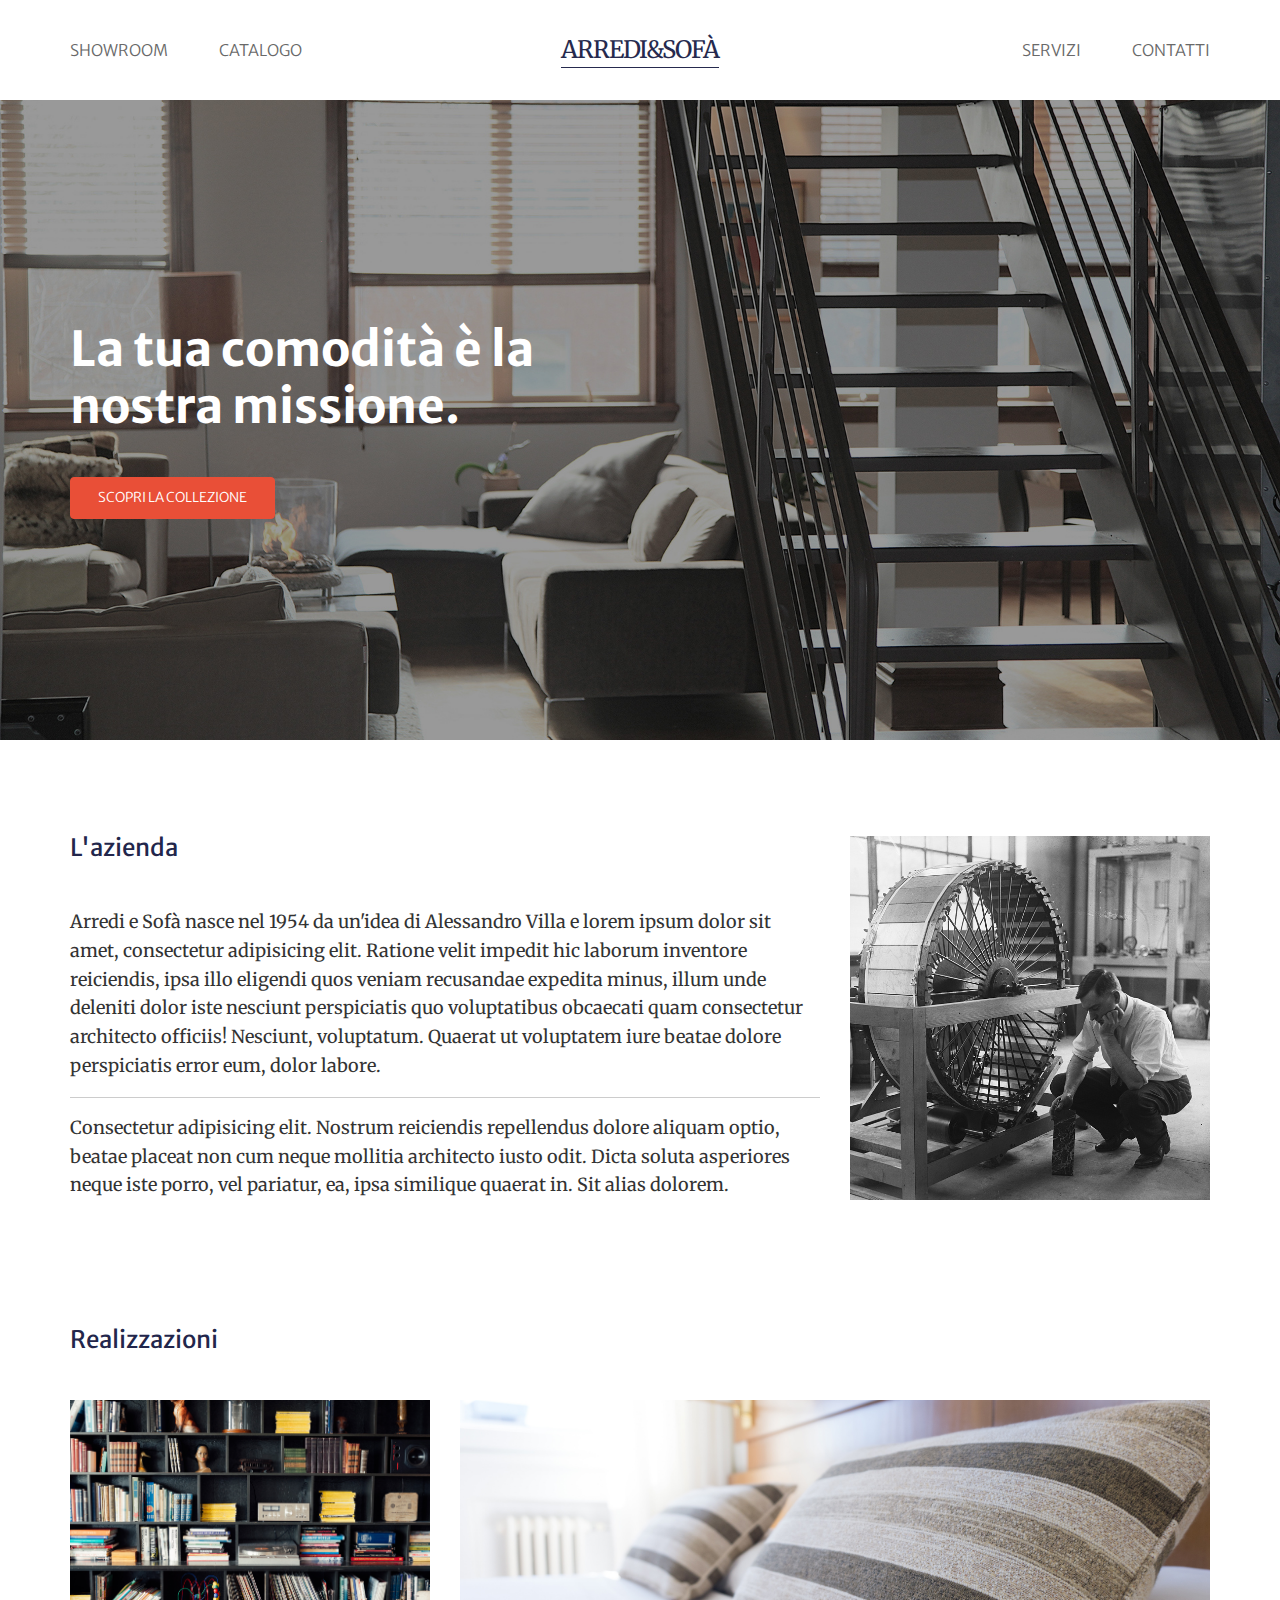
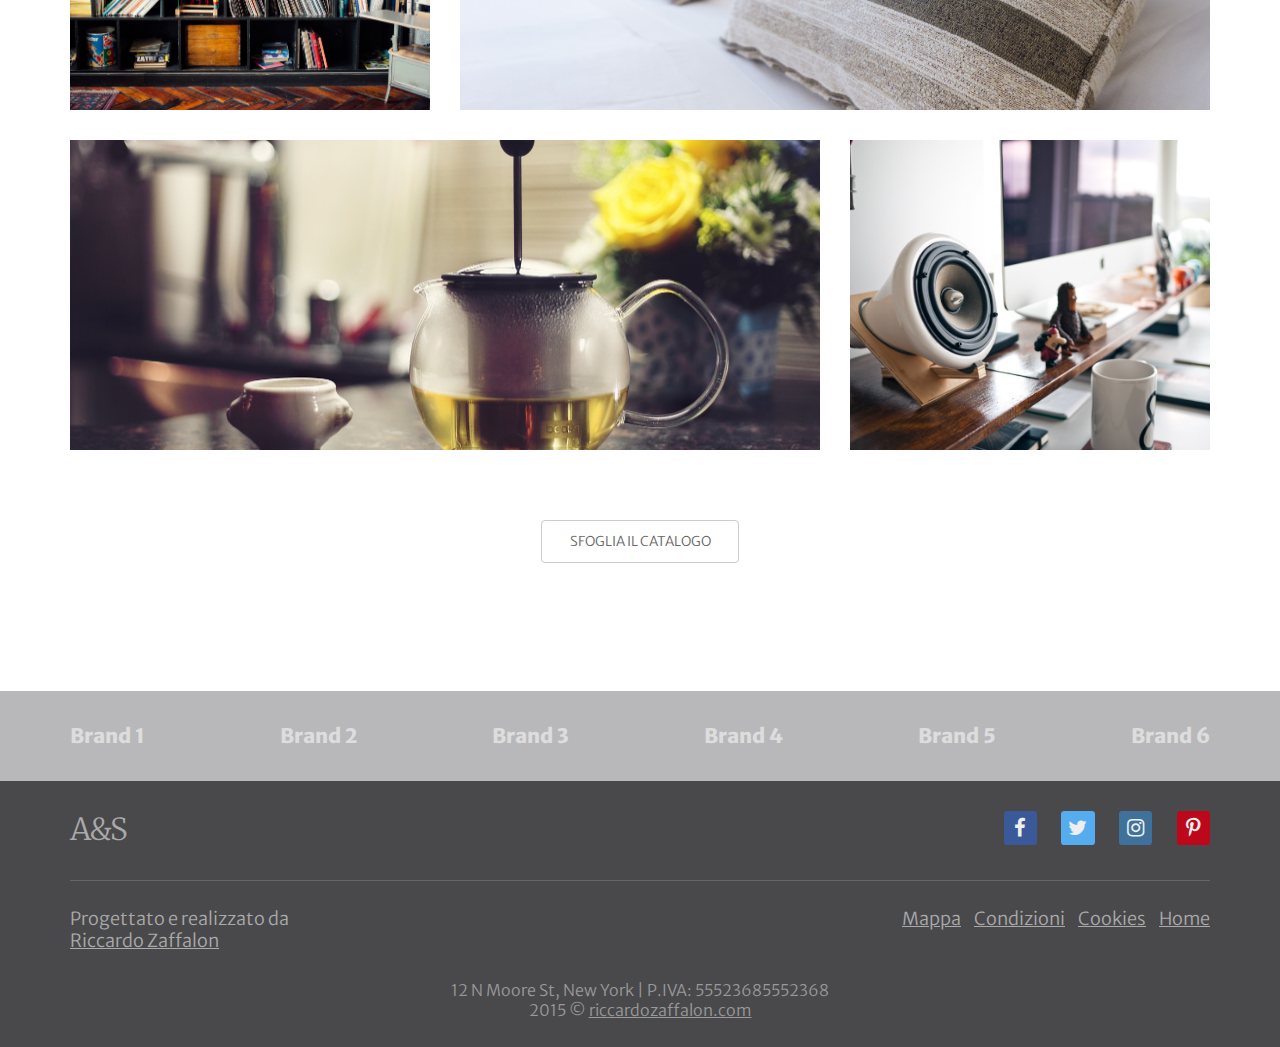
<file: index.html>
<!DOCTYPE html>
<!--[if lt IE 7]>      <html class="no-js lt-ie9 lt-ie8 lt-ie7"> <![endif]-->
<!--[if IE 7]>         <html class="no-js lt-ie9 lt-ie8"> <![endif]-->
<!--[if IE 8]>         <html class="no-js lt-ie9"> <![endif]-->
<!--[if gt IE 8]><!-->
<html class="no-js">
<!--<![endif]-->

<head>
    <meta charset="utf-8">
    <meta http-equiv="X-UA-Compatible" content="IE=edge">
    <title>Arredi e Sofa | Home</title>
    <meta name="description" content="">
    <meta name="viewport" content="width=device-width, initial-scale=1">
    <link href='https://fonts.googleapis.com/css?family=Merriweather:400,300,700,900' rel='stylesheet' type='text/css'>
    <link href='https://fonts.googleapis.com/css?family=Merriweather+Sans:400,300,700,800' rel='stylesheet' type='text/css'>
    <link rel="stylesheet" href="https://maxcdn.bootstrapcdn.com/font-awesome/4.4.0/css/font-awesome.min.css">
    <link rel="stylesheet" href="css/style.css">
    <!-- Place favicon.ico and apple-touch-icon.png in the root directory -->
</head>

<body class="">
    <!--[if lt IE 7]>
            <p class="browsehappy">You are using an <strong>outdated</strong> browser. Please <a href="http://browsehappy.com/">upgrade your browser</a> to improve your experience.</p>
        <![endif]-->
    <!-- Add your site or application content here -->
    <nav id="main-nav">
        <div class="container">
            <ul class="left">
                <li><a href="showroom.html">Showroom</a></li>
                <li><a href="catalogo.html">Catalogo</a></li>
            </ul>
            <ul class="center logo">
                <li><a class="active" href="index.html">Arredi&amp;Sof&agrave;</a></li>
            </ul>
            <ul class="right">
                <li><a href="contatti.html">Servizi</a></li>
                <li><a href="contatti.html" class="bottom">Contatti</a></li>
            </ul>

            <ul class="initials logo"><li><a class="active" href="index.html">A&amp;S</a></li></ul>
            <ul class="mobile">
                <li><a href="showroom.html">Showroom</a></li>
                <li><a href="catalogo.html">Catalogo</a></li>
                <li><a href="contatti.html">Servizi</a></li>
                <li><a href="contatti.html" class="bottom">Contatti</a></li>
            </ul>
        </div>
    </nav>

    <header id="top">
      <div class="container">
        <div class="content">
          <h1 id="slogan">La tua comodit&agrave; &egrave; la nostra missione.</h1>

          <a href="#collezione" class="btn cta">Scopri la collezione</a>
        </div>
      </div>
    </header>

    <section class="azienda upper-section">
      <div class="container">
        <div class="copy bigger first-in-row">
          <h2>L'azienda</h2>

          <p>Arredi e Sof&agrave; nasce nel 1954 da un'idea di Alessandro Villa e lorem ipsum dolor sit amet, consectetur adipisicing elit. Ratione velit impedit hic laborum inventore reiciendis, ipsa illo eligendi quos veniam recusandae expedita minus, illum unde deleniti dolor iste nesciunt perspiciatis quo voluptatibus obcaecati quam consectetur architecto officiis! Nesciunt, voluptatum. Quaerat ut voluptatem iure beatae dolore perspiciatis error eum, dolor labore.</p>

          <hr>

          <p>Consectetur adipisicing elit. Nostrum reiciendis repellendus dolore aliquam optio, beatae placeat non cum neque mollitia architecto iusto odit. Dicta soluta asperiores neque iste porro, vel pariatur, ea, ipsa similique quaerat in. Sit alias dolorem.</p>
        </div>
        <div class="img smaller">
          <div class="inner">
            <h4>1954. Alessandro Villa, Fondatore.</h4>
          </div>
        </div>
      </div>
    </section>

    <section class="main" id="collezione">
      <div class="container">
        <h2>Realizzazioni</h2>

        <div class="grid">
          <a href="catalogo.html" class="grid-element living">
            <div class="inner">
              <h3>Living e Salotti</h3>
            </div>
          </a>
          <a href="catalogo.html" class="grid-element bigger bedroom last-in-row">
            <div class="inner">
              <h3>Camere da letto</h3>
            </div>
          </a>
          <a href="catalogo.html" class="grid-element bigger kitchen">
            <div class="inner">
              <h3>Cucine</h3>
            </div>
          </a>
          <a href="catalogo.html" class="grid-element office last-in-row">
            <div class="inner">
              <h3>Uffici e Studi</h3>
            </div>
          </a>
        </div>

        <a href="catalogo.html" class="btn catalogo">Sfoglia il catalogo</a>
      </div>
    </section>

    <aside class="sponsor">

      <div class="container">
        <ul>
          <li>Brand 1</li>
          <li>Brand 2</li>
          <li>Brand 3</li>
          <li>Brand 4</li>
          <li>Brand 5</li>
          <li>Brand 6</li>
        </ul>
      </div>
    </aside>

    <footer>
      <div class="container">
        <div class="upper">
          <p class="signature">A&amp;S</p>
          <p class="social">
            <i class="fa fa-fw fa-facebook"></i>
            <i class="fa fa-fw fa-twitter"></i>
            <i class="fa fa-fw fa-instagram"></i>
            <i class="fa fa-fw fa-pinterest-p"></i>
          </p>
        </div>
        
        <hr>

        <div class="lower">          
          <p class="left">Progettato e realizzato da<br/>
            <a href="//www.behance.net/RiccardoZaffalon" target="_blank">Riccardo Zaffalon</a></p>
            <ul class="right">
              <li><a>Mappa</a></li>
              <li><a>Condizioni</a></li>
              <li><a>Cookies</a></li>
              <li><a href="index.html">Home</a></li>
            </ul>
        </div>          
          <p class="copy">12 N Moore St, New York | P.IVA: 55523685552368<br>
            2015 &copy; <a href="//www.riccardozaffalon.com" target="_blank">riccardozaffalon.com</a></p>
      </div>
    </footer>

    <script src="https://ajax.googleapis.com/ajax/libs/jquery/1.11.3/jquery.min.js"></script>
    <script src="js/script.js"></script>

</body>

</html>
</file>
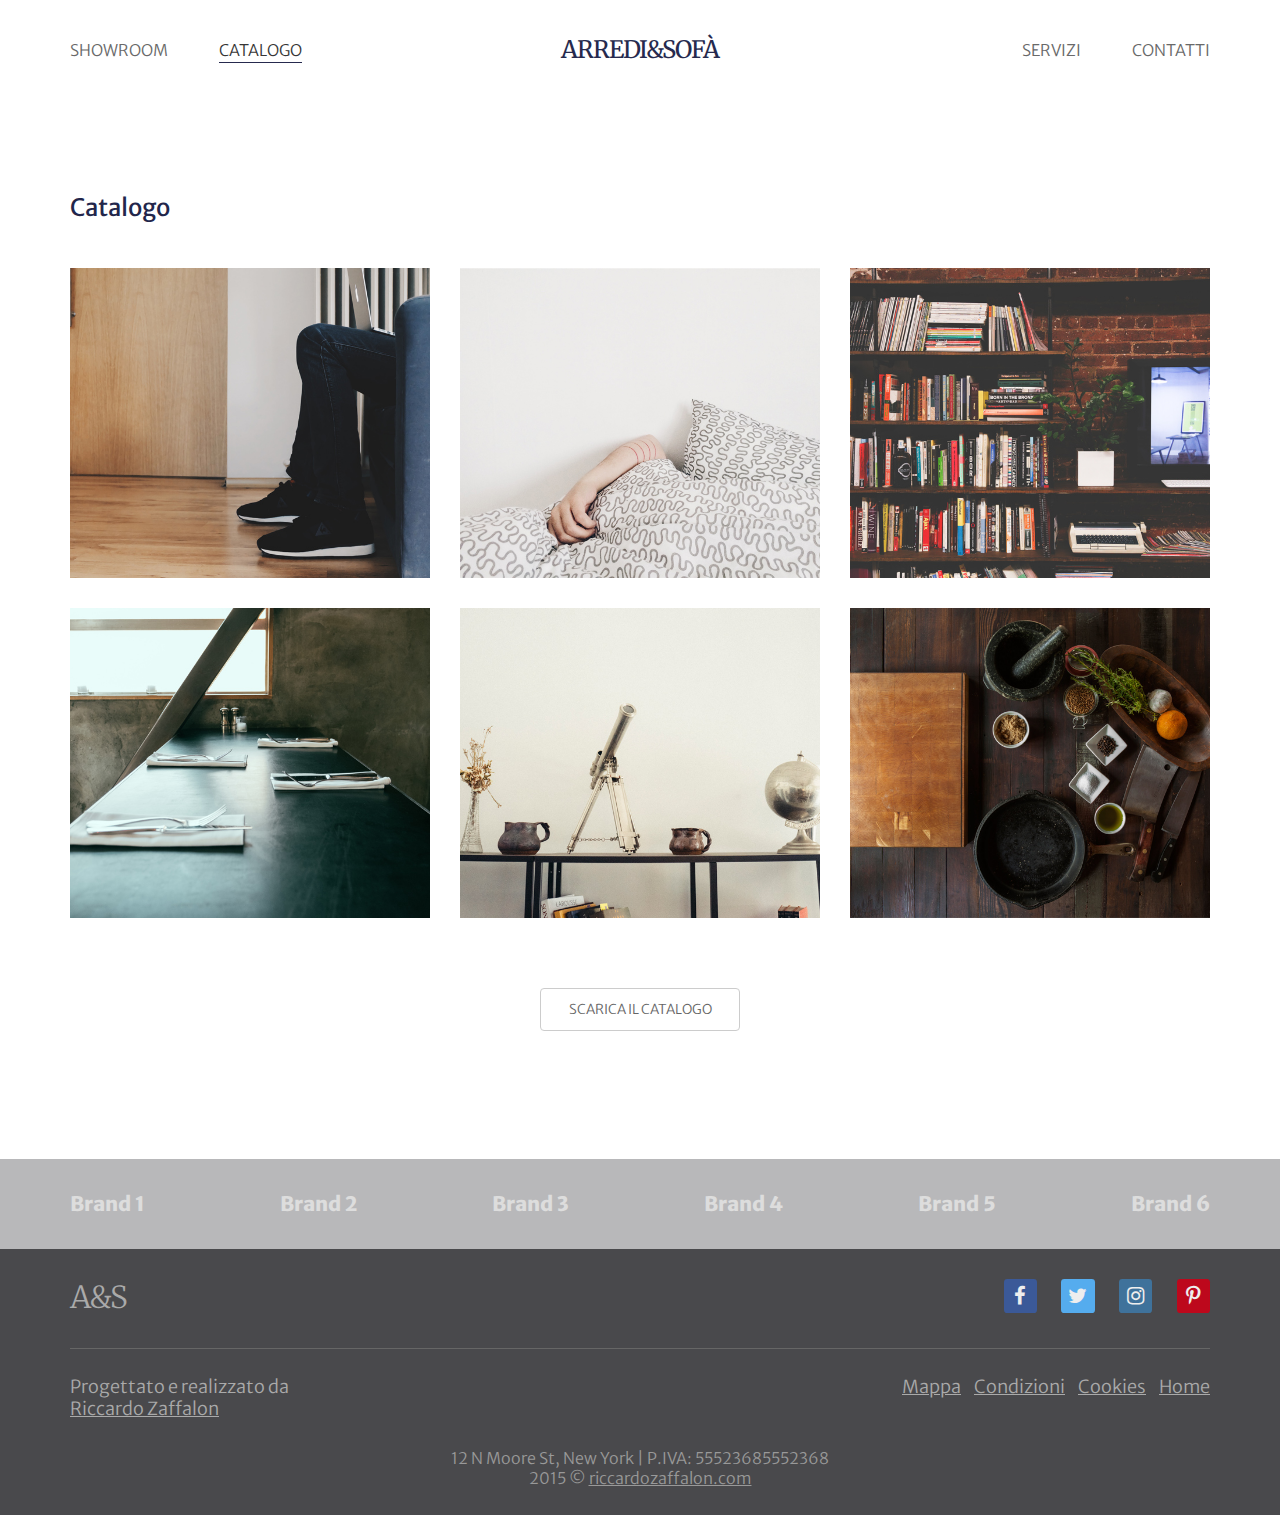
<file: catalogo.html>
<!DOCTYPE html>
<!--[if lt IE 7]>      <html class="no-js lt-ie9 lt-ie8 lt-ie7"> <![endif]-->
<!--[if IE 7]>         <html class="no-js lt-ie9 lt-ie8"> <![endif]-->
<!--[if IE 8]>         <html class="no-js lt-ie9"> <![endif]-->
<!--[if gt IE 8]><!-->
<html class="no-js">
<!--<![endif]-->

<head>
    <meta charset="utf-8">
    <meta http-equiv="X-UA-Compatible" content="IE=edge">
    <title>Arredi e Sofa | Catalogo</title>
    <meta name="description" content="">
    <meta name="viewport" content="width=device-width, initial-scale=1">
    <link href='https://fonts.googleapis.com/css?family=Merriweather:400,300,700,900' rel='stylesheet' type='text/css'>
    <link href='https://fonts.googleapis.com/css?family=Merriweather+Sans:400,300,700,800' rel='stylesheet' type='text/css'>
    <link rel="stylesheet" href="https://maxcdn.bootstrapcdn.com/font-awesome/4.4.0/css/font-awesome.min.css">
    <link rel="stylesheet" href="css/style.css">
    <!-- Place favicon.ico and apple-touch-icon.png in the root directory -->
</head>

<body class="">
    <!--[if lt IE 7]>
            <p class="browsehappy">You are using an <strong>outdated</strong> browser. Please <a href="http://browsehappy.com/">upgrade your browser</a> to improve your experience.</p>
        <![endif]-->
    <!-- Add your site or application content here -->
    <nav id="main-nav">
        <div class="container">
            <ul class="left">
                <li><a href="showroom.html">Showroom</a></li>
                <li><a class="active" href="catalogo.html">Catalogo</a></li>
            </ul>
            <ul class="center logo">
                <li><a href="index.html">Arredi&amp;Sof&agrave;</a></li>
            </ul>
            <ul class="right">
                <li><a href="contatti.html">Servizi</a></li>
                <li><a href="contatti.html" class="bottom">Contatti</a></li>
            </ul>

            <ul class="initials logo"><li><a href="index.html">A&amp;S</a></li></ul>
            <ul class="mobile">
                <li><a href="showroom.html">Showroom</a></li>
                <li><a class="active" href="catalogo.html">Catalogo</a></li>
                <li><a href="contatti.html">Servizi</a></li>
                <li><a href="contatti.html" class="bottom">Contatti</a></li>
            </ul>
        </div>
    </nav>

    <section class="main catalogo">
      <div class="container">
        <h2 id="slogan">Catalogo</h2>

        <div class="grid">

          <div class="grid-element divani">
            <div class="inner">
              <h3>Divani</h3>
            </div>
          </div>

          <div class="grid-element letti">
            <div class="inner">
              <h3>Letti</h3>
            </div>            
          </div>

          <div class="grid-element librerie last-in-row">
            <div class="inner">
              <h3>Librerie</h3>
            </div>
          </div>

          <div class="grid-element tavoli">
            <div class="inner">
              <h3>Tavoli e Scrivanie</h3>
            </div>
          </div>
          
          <div class="grid-element complementi">
            <div class="inner">
              <h3>Complementi</h3>
            </div>
          </div>

          <div class="grid-element accessori last-in-row">
            <div class="inner">
              <h3>Accessori</h3>
            </div>
          </div>

        </div>

         <a class="btn catalogo">Scarica il catalogo</a>
      </div>
    </section>

    <aside class="sponsor">

      <div class="container">
        <ul>
          <li>Brand 1</li>
          <li>Brand 2</li>
          <li>Brand 3</li>
          <li>Brand 4</li>
          <li>Brand 5</li>
          <li>Brand 6</li>
        </ul>
      </div>
    </aside>

    <footer>
      <div class="container">
        <div class="upper">
          <p class="signature">A&amp;S</p>
          <p class="social">
            <i class="fa fa-fw fa-facebook"></i>
            <i class="fa fa-fw fa-twitter"></i>
            <i class="fa fa-fw fa-instagram"></i>
            <i class="fa fa-fw fa-pinterest-p"></i>
          </p>
        </div>
        
        <hr>

        <div class="lower">          
          <p class="left">Progettato e realizzato da<br/>
            <a href="//www.behance.net/RiccardoZaffalon" target="_blank">Riccardo Zaffalon</a></p>
            <ul class="right">
              <li><a>Mappa</a></li>
              <li><a>Condizioni</a></li>
              <li><a>Cookies</a></li>
              <li><a href="index.html">Home</a></li>
            </ul>
        </div>          
          <p class="copy">12 N Moore St, New York | P.IVA: 55523685552368<br>
            2015 &copy; <a href="//www.riccardozaffalon.com" target="_blank">riccardozaffalon.com</a></p>
      </div>
    </footer>

    <script src="https://ajax.googleapis.com/ajax/libs/jquery/1.11.3/jquery.min.js"></script>
    <script src="js/script.js"></script>

</body>

</html>
</file>
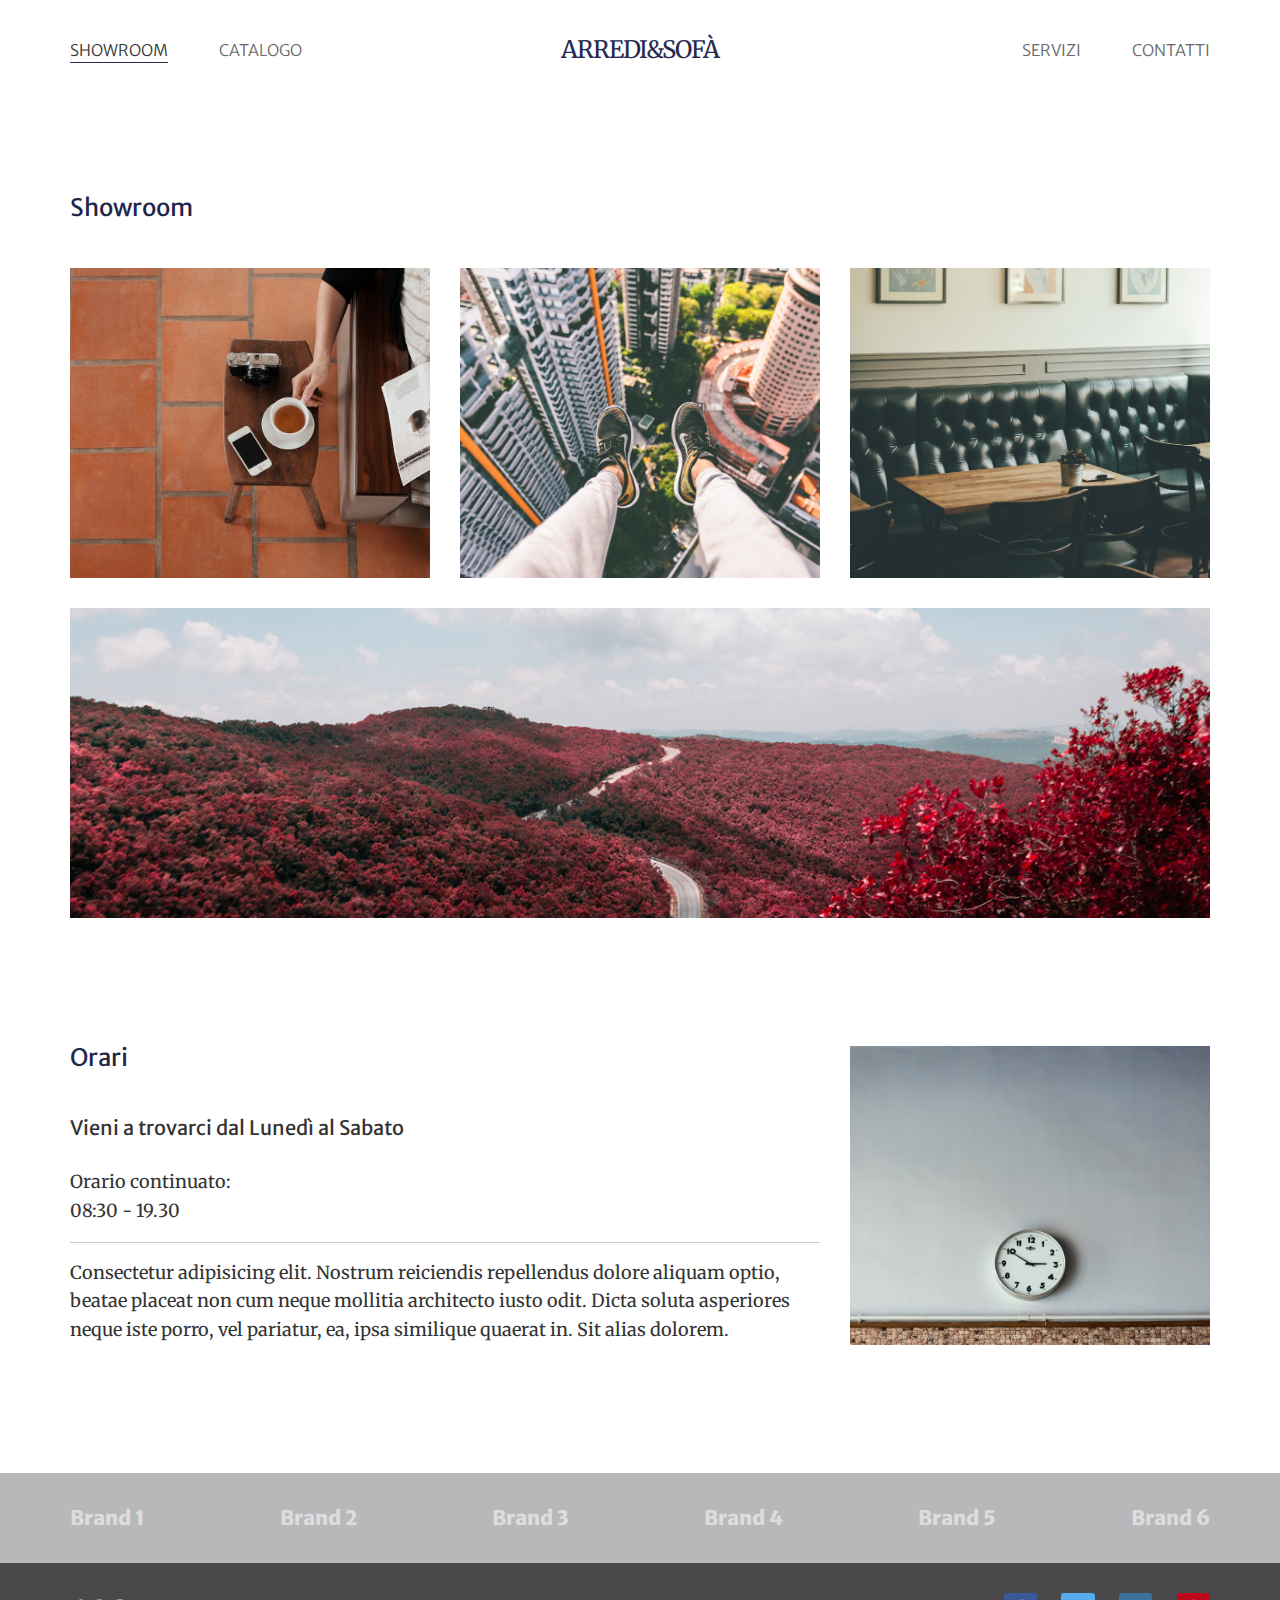
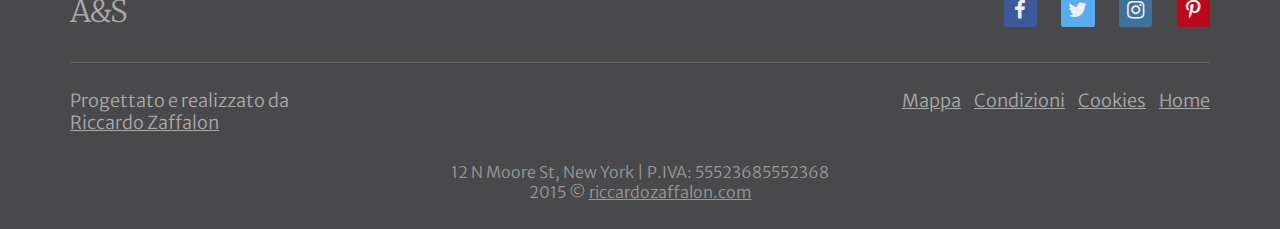
<file: showroom.html>
<!DOCTYPE html>
<!--[if lt IE 7]>      <html class="no-js lt-ie9 lt-ie8 lt-ie7"> <![endif]-->
<!--[if IE 7]>         <html class="no-js lt-ie9 lt-ie8"> <![endif]-->
<!--[if IE 8]>         <html class="no-js lt-ie9"> <![endif]-->
<!--[if gt IE 8]><!-->
<html class="no-js">
<!--<![endif]-->

<head>
    <meta charset="utf-8">
    <meta http-equiv="X-UA-Compatible" content="IE=edge">
    <title>Arredi e Sofa | Showroom</title>
    <meta name="description" content="">
    <meta name="viewport" content="width=device-width, initial-scale=1">
    <link href='https://fonts.googleapis.com/css?family=Merriweather:400,300,700,900' rel='stylesheet' type='text/css'>
    <link href='https://fonts.googleapis.com/css?family=Merriweather+Sans:400,300,700,800' rel='stylesheet' type='text/css'>
    <link rel="stylesheet" href="https://maxcdn.bootstrapcdn.com/font-awesome/4.4.0/css/font-awesome.min.css">
    <link rel="stylesheet" href="css/style.css">
    <!-- Place favicon.ico and apple-touch-icon.png in the root directory -->
</head>

<body class="">
    <!--[if lt IE 7]>
            <p class="browsehappy">You are using an <strong>outdated</strong> browser. Please <a href="http://browsehappy.com/">upgrade your browser</a> to improve your experience.</p>
        <![endif]-->
    <!-- Add your site or application content here -->
    <nav id="main-nav">
        <div class="container">
            <ul class="left">
                <li><a class="active" href="showroom.html">Showroom</a></li>
                <li><a href="catalogo.html">Catalogo</a></li>
            </ul>
            <ul class="center logo">
                <li><a href="index.html">Arredi&amp;Sof&agrave;</a></li>
            </ul>
            <ul class="right">
                <li><a href="contatti.html">Servizi</a></li>
                <li><a href="contatti.html" class="bottom">Contatti</a></li>
            </ul>

            <ul class="initials logo"><li><a href="index.html">A&amp;S</a></li></ul>
            <ul class="mobile">
                <li><a class="active" href="showroom.html">Showroom</a></li>
                <li><a href="catalogo.html">Catalogo</a></li>
                <li><a href="contatti.html">Servizi</a></li>
                <li><a href="contatti.html" class="bottom">Contatti</a></li>
            </ul>
        </div>
    </nav>

    <section class="main showroom upper-section">
      <div class="container">
        <h2 id="slogan">Showroom</h2>

        <div class="grid">
          <div class="grid-element showroom-1">
          </div>
          <div class="grid-element showroom-2 ">
          </div>
          <div class="grid-element showroom-3 last-in-row">
          </div>
          <div class="grid-element showroom-4 last-in-row">
          </div>
        </div>
      </div>
    </section>



    <section class="azienda">
      <div class="container">
        <div class="copy orari bigger first-in-row">
          <h2>Orari</h2>

          <h3>Vieni a trovarci dal Lunedì al Sabato</h3>

          <p>Orario continuato:</p>

          <p class="strong">08:30 - 19.30</p>

          <hr>

          <p>Consectetur adipisicing elit. Nostrum reiciendis repellendus dolore aliquam optio, beatae placeat non cum neque mollitia architecto iusto odit. Dicta soluta asperiores neque iste porro, vel pariatur, ea, ipsa similique quaerat in. Sit alias dolorem.</p>
        </div>
        <div class="img clock smaller">
        </div>
      </div>
    </section>

    <aside class="sponsor">

      <div class="container">
        <ul>
          <li>Brand 1</li>
          <li>Brand 2</li>
          <li>Brand 3</li>
          <li>Brand 4</li>
          <li>Brand 5</li>
          <li>Brand 6</li>
        </ul>
      </div>
    </aside>

    <footer>
      <div class="container">
        <div class="upper">
          <p class="signature">A&amp;S</p>
          <p class="social">
            <i class="fa fa-fw fa-facebook"></i>
            <i class="fa fa-fw fa-twitter"></i>
            <i class="fa fa-fw fa-instagram"></i>
            <i class="fa fa-fw fa-pinterest-p"></i>
          </p>
        </div>
        
        <hr>

        <div class="lower">          
          <p class="left">Progettato e realizzato da<br/>
            <a href="//www.behance.net/RiccardoZaffalon" target="_blank">Riccardo Zaffalon</a></p>
            <ul class="right">
              <li><a>Mappa</a></li>
              <li><a>Condizioni</a></li>
              <li><a>Cookies</a></li>
              <li><a href="index.html">Home</a></li>
            </ul>
        </div>          
          <p class="copy">12 N Moore St, New York | P.IVA: 55523685552368<br>
            2015 &copy; <a href="//www.riccardozaffalon.com" target="_blank">riccardozaffalon.com</a></p>
      </div>
    </footer>

    <script src="https://ajax.googleapis.com/ajax/libs/jquery/1.11.3/jquery.min.js"></script>
    <script src="js/script.js"></script>

</body>

</html>
</file>
<file: css/style.css>
/* http://meyerweb.com/eric/tools/css/reset/ 
   v2.0 | 20110126
   License: none (public domain)
*/
html, body, div, span, applet, object, iframe,
h1, h2, h3, h4, h5, h6, p, blockquote, pre,
a, abbr, acronym, address, big, cite, code,
del, dfn, em, img, ins, kbd, q, s, samp,
small, strike, strong, sub, sup, tt, var,
b, u, i, center,
dl, dt, dd, ol, ul, li,
fieldset, form, label, legend,
table, caption, tbody, tfoot, thead, tr, th, td,
article, aside, canvas, details, embed,
figure, figcaption, footer, header, hgroup,
menu, nav, output, ruby, section, summary,
time, mark, audio, video {
  margin: 0;
  padding: 0;
  border: 0;
  font-size: 100%;
  font: inherit;
  vertical-align: baseline;
}

/* HTML5 display-role reset for older browsers */
article, aside, details, figcaption, figure,
footer, header, hgroup, menu, nav, section {
  display: block;
}

body {
  line-height: 1;
}

ol, ul {
  list-style: none;
}

blockquote, q {
  quotes: none;
}

blockquote:before, blockquote:after,
q:before, q:after {
  content: '';
  content: none;
}

table {
  border-collapse: collapse;
  border-spacing: 0;
}

.clearfix:after {
  visibility: hidden;
  display: block;
  font-size: 0;
  content: " ";
  clear: both;
  height: 0;
}

.clearfix {
  display: inline-block;
}

/* start commented backslash hack \*/
* html .clearfix {
  height: 1%;
}

.clearfix {
  display: block;
}

/* close commented backslash hack */
/* Variabili */
/* Layout */
body {
  background-color: white;
}

.container {
  width: 90%;
  max-width: 1140px;
  margin: 0 auto;
}

nav#main-nav {
  z-index: 3;
  height: 100px;
  background-color: white;
  opacity: 1;
  position: fixed;
  left: 0;
  right: 0;
  top: 0;
  transition: all 0.15s ease;
  /*ul.center.logo {
  	position: absolute;
  	left: 50%;
  	transform: translateX(-50%);
  }*/
}
nav#main-nav.shrink {
  height: 50px;
  opacity: 0.95;
}
nav#main-nav:hover {
  opacity: 0.98;
}
nav#main-nav .container {
  height: 100%;
  display: flex;
  flex-direction: row;
  align-items: center;
  justify-content: space-between;
}
nav#main-nav ul {
  display: block;
  flex: 1;
  margin: 0;
  padding: 0;
}
nav#main-nav ul li {
  display: inline-block;
}
nav#main-nav ul li a {
  font-size: 1em;
  font-weight: 300;
  color: #666;
  text-decoration: none;
  text-transform: uppercase;
  position: relative;
  transition: all 250ms ease;
}
nav#main-nav ul li a:after {
  content: '';
  position: absolute;
  left: 0;
  bottom: -3px;
  height: 1px;
  width: 0%;
  background-color: #22264b;
  transition: width 250ms;
}
nav#main-nav ul li a:hover, nav#main-nav ul li a:focus, nav#main-nav ul li a:active, nav#main-nav ul li a.active {
  color: #333;
  cursor: pointer;
}
nav#main-nav ul li a:hover:after, nav#main-nav ul li a:focus:after, nav#main-nav ul li a:active:after, nav#main-nav ul li a.active:after {
  width: 100%;
}
nav#main-nav ul.left li {
  margin-right: 3em;
}
nav#main-nav ul.right {
  text-align: right;
}
nav#main-nav ul.right li {
  margin-left: 3em;
}
nav#main-nav ul.logo {
  text-align: center;
}
nav#main-nav ul.logo li a {
  font-family: Merriweather, Georgia, serif;
  letter-spacing: -1px;
  font-size: 1.5em;
  font-weight: 400;
  color: #22264b;
}
nav#main-nav .initials, nav#main-nav .mobile {
  display: none;
}
nav#main-nav .mobile li {
  margin: 0.5em 0;
  margin-left: 2em;
}
nav#main-nav .logo li a {
  color: #333;
}

.btn {
  display: inline-block;
  padding: 1em 2em;
  text-decoration: none;
  text-transform: uppercase;
  font-weight: 300;
  font-size: 0.85em;
  border-radius: 4px;
  border: 1px solid;
  transition: all 250ms ease-in-out;
  cursor: pointer;
}
.btn.cta {
  margin-top: 3em;
  color: white;
  background-color: #E94F37;
  border-color: #E94F37;
  text-align: left;
}
.btn.cta:hover {
  background-color: #e63b20;
}

header {
  margin-top: 100px;
  height: 640px;
  background-color: #22264b;
  background-image: url("../img/hero-dark.jpg");
  background-size: cover;
  background-position: center 80%;
  position: relative;
}
header .container {
  height: 100%;
  display: flex;
  align-items: center;
}

section {
  padding: 6em 0 8em;
}

section.showroom, section.catalogo, section.contatti {
  margin-top: 100px;
}

section.azienda .container {
  display: flex;
  flex-direction: row;
}
section.azienda .container h3 {
  margin-bottom: 1.5em;
}
section.azienda .container .smaller {
  min-width: 31.578947368421052631578947368421%;
  flex: 1;
}
section.azienda .container .bigger {
  min-width: 65.789473684210526315789473684211% !important;
}
section.azienda .container .first-in-row {
  margin-right: 30px;
}
section.azienda .container .img {
  background-image: url("../img/fondatore.jpg");
  background-size: cover;
  background-position: 90% bottom;
  top: 0;
  bottom: 0;
  position: relative;
  overflow: hidden;
  cursor: pointer;
}
section.azienda .container .img.clock {
  background-image: url("../img/clock.jpg");
  background-size: cover;
  background-position: bottom center;
  cursor: default;
}
section.azienda .container .img#map {
  background-image: url("../img/map.jpg");
  background-size: cover;
  background-position: center center;
}
section.azienda .container .img .inner {
  position: absolute;
  background-color: rgba(34, 38, 75, 0.95);
  color: white;
  bottom: 0;
  left: 0;
  right: 0;
  padding: 2em 1em;
  transform: translateY(100%);
  transition: transform 350ms ease;
}
section.azienda .container .img:hover > .inner {
  transform: translateY(0%);
}

section.main h2 {
  display: block;
  width: 100%;
}
section.main .grid {
  width: 100%;
  display: flex;
  flex-wrap: wrap;
  justify-content: space-between;
  margin-bottom: 40px;
}
section.main .grid-element {
  background-color: #22264b;
  text-decoration: none;
  min-width: 25%;
  flex: 1;
  margin-right: 30px;
  margin-bottom: 30px;
  box-sizing: border-box;
  height: 310px;
  overflow: hidden;
  cursor: pointer;
  /* Immagini */
}
section.main .grid-element.bigger {
  min-width: 65.789473684210526315789473684211%;
}
section.main .grid-element.last-in-row {
  margin-right: 0px;
}
section.main .grid-element .inner {
  height: 100%;
  background-color: rgba(34, 38, 75, 0.95);
  transform: translateY(110%);
  transition: all 400ms ease-in-out;
  box-sizing: border-box;
  padding: 30px;
}
section.main .grid-element .inner h3 {
  margin: 0;
  padding: 0;
  color: white;
}
section.main .grid-element:hover > .inner {
  transform: translateY(0%);
}
section.main .grid-element.living {
  background-image: url("../img/library.jpg");
  background-size: cover;
  background-position: center center;
}
section.main .grid-element.bedroom {
  background-image: url("../img/bedroom.jpg");
  background-size: cover;
  background-position: center center;
}
section.main .grid-element.kitchen {
  background-image: url("../img/kitchen.jpg");
  background-size: cover;
  background-position: center center;
}
section.main .grid-element.office {
  background-image: url("../img/studio.jpg");
  background-size: cover;
  background-position: center center;
}
section.main .grid-element.divani {
  background-image: url("../img/divani.jpg");
  background-size: cover;
  background-position: center center;
}
section.main .grid-element.letti {
  background-image: url("../img/letti.jpg");
  background-size: cover;
  background-position: center center;
}
section.main .grid-element.librerie {
  background-image: url("../img/librerie.jpg");
  background-size: cover;
  background-position: center center;
}
section.main .grid-element.tavoli {
  background-image: url("../img/tavoli.jpg");
  background-size: cover;
  background-position: center center;
}
section.main .grid-element.complementi {
  background-image: url("../img/complementi.jpg");
  background-size: cover;
  background-position: center center;
}
section.main .grid-element.accessori {
  background-image: url("../img/accessori.jpg");
  background-size: cover;
  background-position: center center;
}
section.main .grid-element.showroom-1 {
  background-image: url("../img/showroom-1.jpg");
  background-size: cover;
  background-position: center center;
}
section.main .grid-element.showroom-2 {
  background-image: url("../img/showroom-2.jpg");
  background-size: cover;
  background-position: bottom center;
}
section.main .grid-element.showroom-3 {
  background-image: url("../img/showroom-3.jpg");
  background-size: cover;
  background-position: bottom center;
}
section.main .grid-element.showroom-4 {
  background-image: url("../img/showroom-4.jpg");
  background-size: cover;
  background-position: center center;
}
section.main .container {
  display: flex;
  flex-direction: column;
  align-items: center;
}
section.main .btn.catalogo {
  color: #666;
  background-color: transparent;
  border-color: #ccc;
  text-align: center;
}
section.main .btn.catalogo:hover {
  background-color: #f3f3f3;
}

aside.sponsor {
  background-color: #b8b8ba;
}
aside.sponsor ul {
  height: 100%;
  margin: 0;
  padding: 0;
  display: flex;
  flex-wrap: wrap;
  justify-content: space-between;
}
aside.sponsor ul li {
  display: block;
  line-height: 90px;
  font-size: 1.25em;
  font-weight: 900;
  color: #ddd;
  cursor: pointer;
  transition: color 0.25s ease;
}
aside.sponsor ul li:hover {
  color: #fafafa;
}

footer {
  font-size: 1.125em;
  line-height: 1.25;
  font-weight: 300;
  background-color: #49494c;
  color: #aaa;
  padding-bottom: 1.5em;
}
footer ul, footer p {
  margin: 0;
}
footer hr {
  border: none;
  border-bottom: 1px solid #666;
  margin: 1em 0;
  margin: 0;
}
footer .upper, footer .lower {
  display: flex;
  justify-content: space-between;
  padding: 1.5em 0;
}
footer .upper {
  font-size: 1.125em;
}
footer .upper .signature {
  font-family: Merriweather, Georgia, serif;
  letter-spacing: -1px;
  font-size: 1.5em;
}
footer .social i {
  margin-left: 1em;
  cursor: pointer;
  transition: color 0.25s ease;
  color: #eee;
  height: 1.65em;
  width: 1.65em;
  line-height: 1.75em;
  border-radius: 10%;
  transition: border-radius 250ms ease;
}
footer .social i.fa-facebook {
  background-color: #3b5998;
}
footer .social i.fa-twitter {
  background-color: #55acee;
}
footer .social i.fa-instagram {
  background-color: #3f729b;
}
footer .social i.fa-pinterest-p {
  background-color: #bd081c;
}
footer .social i:hover {
  border-radius: 50%;
}
footer a {
  color: inherit;
  text-decoration: underline;
  transition: color 0.25s ease;
  cursor: pointer;
}
footer a:hover {
  color: #eee;
}
footer ul {
  list-style: none;
}
footer ul li {
  display: inline;
  text-align: right;
  margin-left: 10px;
}
footer .copy {
  color: #999;
  font-size: 0.88888888888em;
  text-align: center;
}

section.showroom {
  margin-bottom: -70px;
}
section.showroom .grid .grid-element {
  cursor: default;
}

/* Typography */
body {
  font-family: "Merriweather Sans", Verdana, sans-serif;
  font-size: 16px;
  color: #333333;
}

h1 {
  width: 60%;
  font-size: 3em;
  line-height: 1.2;
  color: white;
  font-weight: 700;
  text-align: left;
}

h2 {
  font-size: 1.5em;
  margin-bottom: 2em;
  color: #22264b;
}

h3 {
  font-size: 1.25em;
}

hr {
  color: #eee;
  border: none;
  border-bottom: 1px solid #ccc;
  margin: 1em 0;
}

section.upper-section {
  padding-bottom: 2em;
}

section.azienda p {
  font-family: Merriweather, Georgia, serif;
  font-size: 1.125em;
  line-height: 1.6;
}

section.contatti a {
  text-decoration: none;
  color: #333333;
}

p strong {
  font-weight: 700;
}

/* Mobile */
@media screen and (max-width: 880px) {
  nav#main-nav ul.left, nav#main-nav ul.center, nav#main-nav ul.right {
    display: none;
  }

  nav#main-nav .initials, nav#main-nav .mobile {
    display: block;
  }

  header {
    margin-top: 0;
  }

  section.showroom, section.catalogo, section.contatti {
    margin-top: 30px;
  }

  section.main .grid .grid-element {
    min-width: 100%;
  }
  section.main .grid .grid-element .inner {
    transform: translateY(0%);
    background-color: rgba(34, 38, 75, 0.65);
    opacity: 1;
  }

  section.azienda .container {
    flex-direction: column;
  }
  section.azienda .container .copy {
    display: block;
    width: 100%;
    margin-right: 0;
  }
  section.azienda .container .img {
    position: relative;
    position: auto;
    display: block;
    width: 100%;
    height: 310px;
    margin-top: 2em;
  }
  section.azienda .container .img .inner {
    transform: translateY(0%);
  }
}

/*# sourceMappingURL=style.css.map */
</file>
